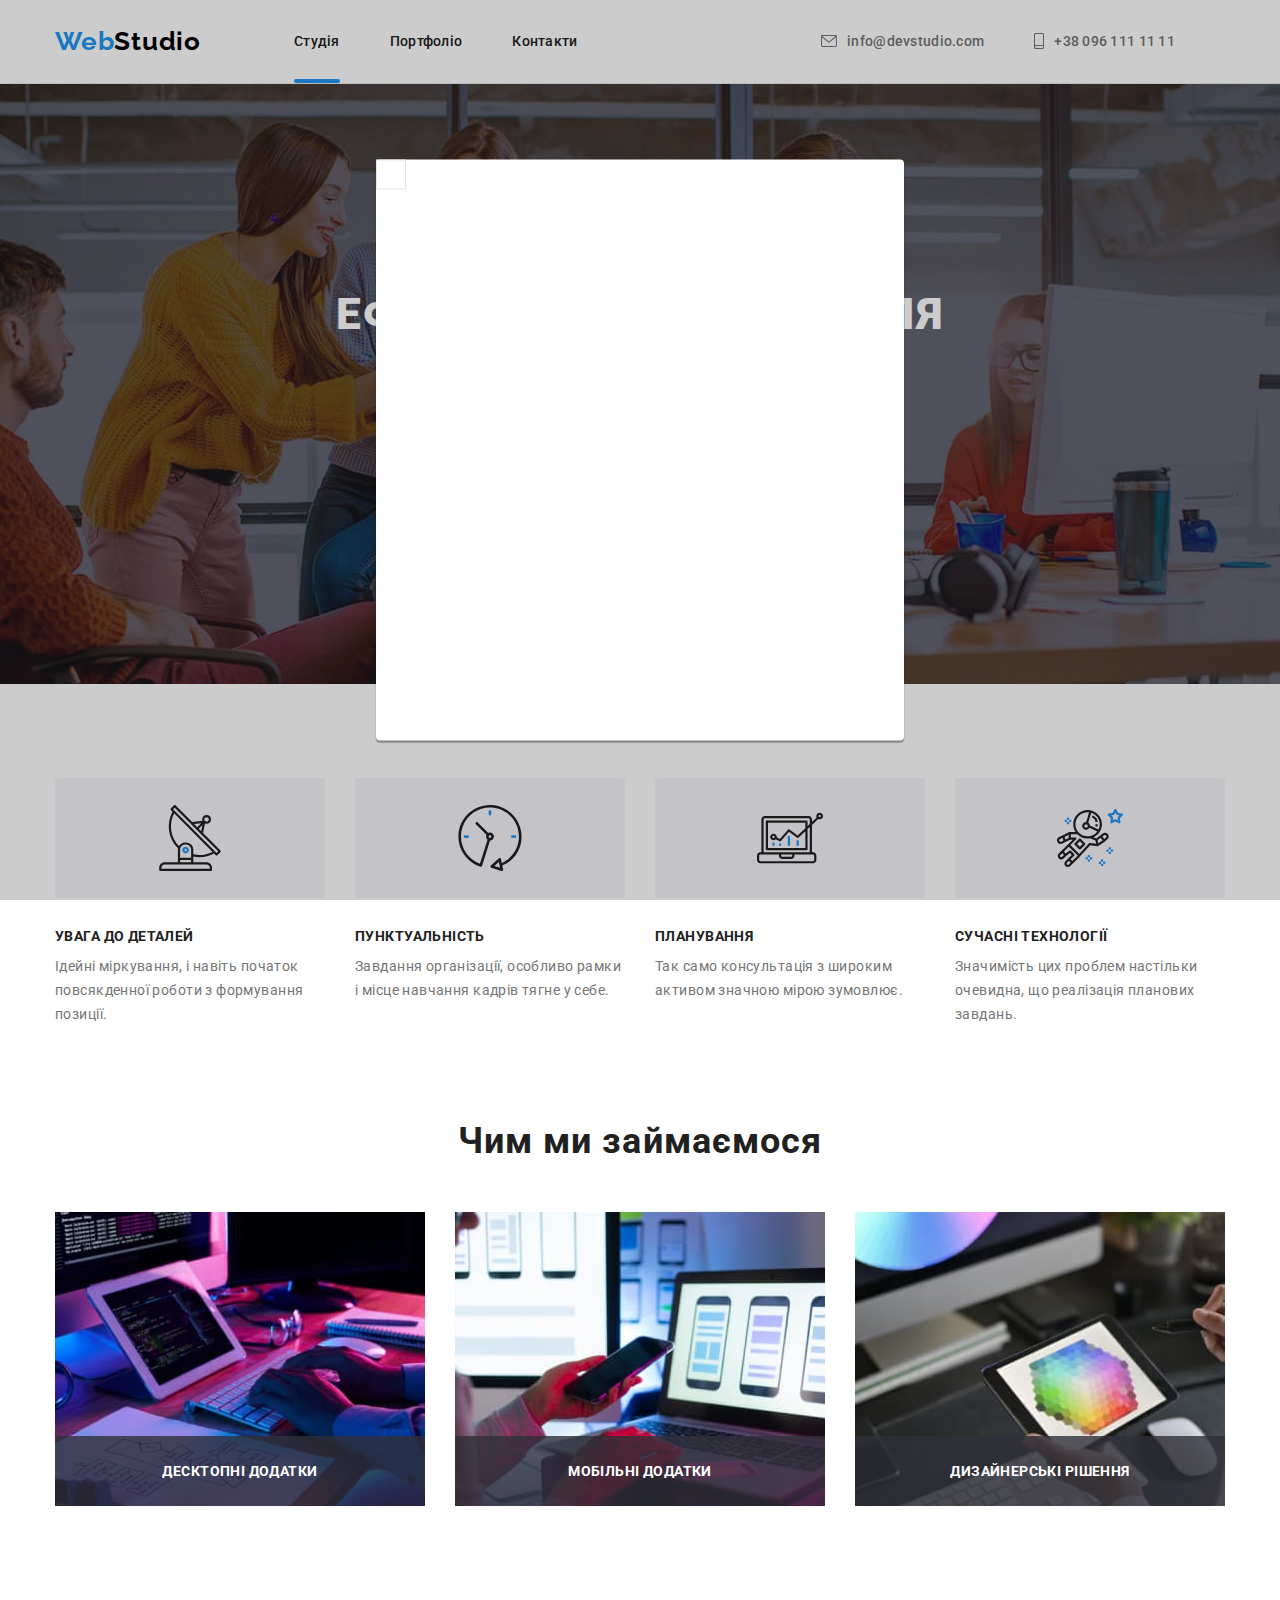
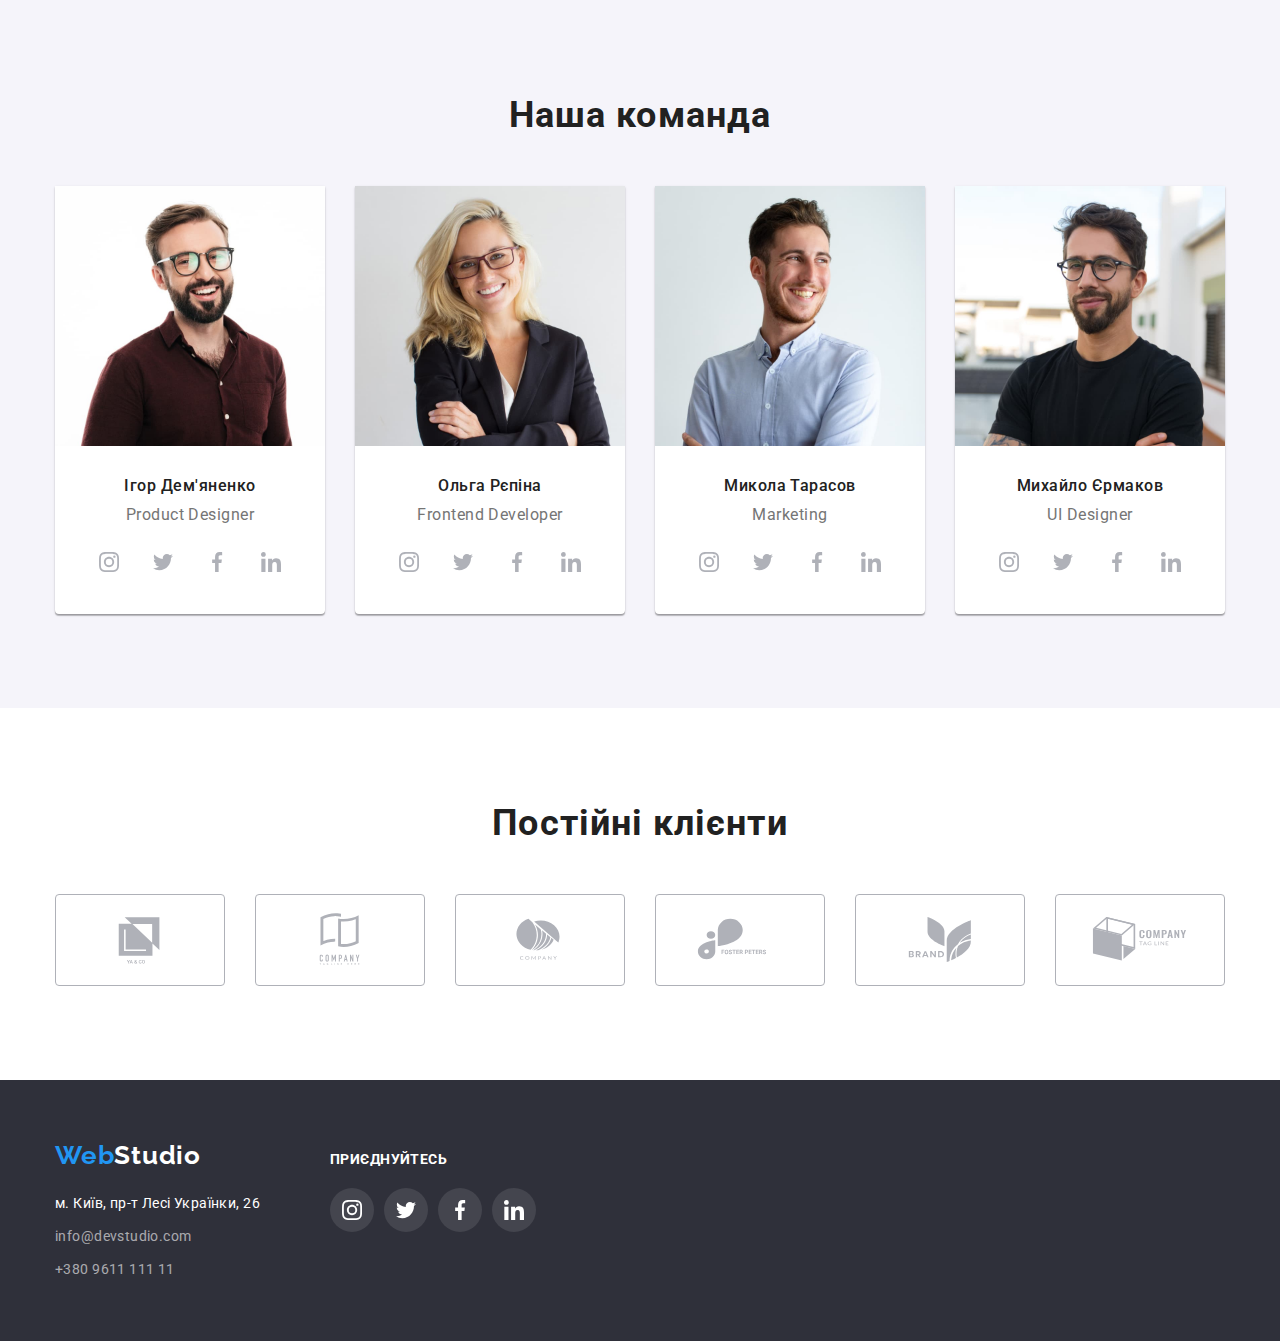
<file: index.html>
<!DOCTYPE html>
<html lang="uk">

<head>
  <meta charset="UTF-8" />
  <meta http-equiv="X-UA-Compatible" content="IE=edge" />
  <meta name="viewport" content="width=device-width, initial-scale=1.0" />
  <title>Web Studio</title>
  <link rel="preconnect" href="https://fonts.googleapis.com">
  <link rel="preconnect" href="https://fonts.gstatic.com" crossorigin>
  <link href="https://fonts.googleapis.com/css2?family=Raleway:wght@700&family=Roboto:wght@400;500;700;900&display=swap"
    rel="stylesheet">
  <link rel="stylesheet" href="https://cdnjs.cloudflare.com/ajax/libs/modern-normalize/1.1.0/modern-normalize.min.css">
  <link rel="stylesheet" href="./css/styles.css">
</head>

<body>
  <header class="header-studio">
    <div class="header-container container">
      <nav class="header-nav">
        <a href="./index.html" class="logo link">
          <span class="first-part">Web</span><span class="last-part">Studio</span>
        </a>
        <ul class="nav-list list">
          <li class="header-nav-item">
            <a href="./index.html" class="header-nav-link current link">Студія</a>
          </li>
          <li class="header-nav-item">
            <a href="./portfolio.html" class="header-nav-link link">Портфоліо</a>
          </li>
          <li class="header-nav-item">
            <a href="./index.html" class="header-nav-link link">Контакти</a>
          </li>
        </ul>
      </nav>
      <ul class="contact-list list">
        <li>
          <a class="header-mail-link" 
          href="mailto:info@devstudio.com">
          <svg class="icon-mail" width="16" height="12">
            <use href="./images/icons.svg#icon-envelope"></use>
          </svg>
          info@devstudio.com
          </a>
        </li>
        <li>
          <a class="header-tel-link" 
          href="tel:+380961111111">
          <svg class="icon-tel" width="10" height="16">
            <use href="./images/icons.svg#icon-smartphone"></use>
          </svg>
          +38 096 111 11 11
          </a>
        </li>
      </ul>
    </div>

  </header>
  <main>
    <section class="order-service">
      <div class="container">
        <h1 class="main-title">Ефективні рішення для вашого бізнесу</h1>
        <button type="button" class="button" data-modal-open>Замовити послугу</button>
      </div>
    </section>

    <section class="points">
      <div class="container">
        <h2 class="visually-hidden">Наші особливості</h2>
        <ul class="main-list list">
          <li class="points-list">
           <div class="features">
            <svg class="our-features" width="66" height="70">
              <use href="./images/icons.svg#icon-antenna-1"></use>
            </svg>
           </div>
            <h3 class="main-item">увага до деталей</h3>
            <p class="menu-paragraph">Ідейні міркування, і навіть початок повсякденної роботи з формування
              позиції.</p>
          </li>
          <li class="points-list">
            <div class="features">
              <svg class="our-features" width="66" height="70">
                <use href="./images/icons.svg#icon-clock-1"></use>
              </svg>
            </div>
            <h3 class="main-item">пунктуальність</h3>
            <p class="menu-paragraph">Завдання організації, особливо рамки і місце навчання кадрів тягне у
              себе.</p>
          </li>
          <li class="points-list">
           <div class="features">
            <svg class="our-features" width="66" height="70">
              <use href="./images/icons.svg#icon-diagram-1"></use>
            </svg>
           </div>
            <h3 class="main-item">планування</h3>
            <p class="menu-paragraph">Так само консультація з широким активом значною мірою зумовлює.</p>
          </li>
          <li class="points-list">
           <div class="features">
            <svg class="our-features" width="66" height="70">
              <use href="./images/icons.svg#icon-astronaut-1"></use>
            </svg>
           </div>
            <h3 class="main-item">сучасні технології</h3>
            <p class="menu-paragraph">Значимість цих проблем настільки очевидна, що реалізація планових
              завдань.</p>
          </li>
        </ul>
      </div>
    </section>

    <section class="work">
      <div class="container">
        <h2 class="work-list">Чим ми займаємося</h2>
        <ul class="photo-work list">
          <li class="photo-list"><img src="./images/work3.jpg" alt="Робота 1" width="370" height="294">
          <div class="overlay-box">
            <p class="overlay-text">Десктопні додатки</p>
          </div>
          </li>
          <li class="photo-list"><img src="./images/work1.jpg" alt="Робота 2" width="370" height="294">
          <div class="overlay-box">
            <p class="overlay-text">Мобільні додатки</p>
          </div>
          </li>
          <li class="photo-list"><img src="./images/work2.jpg" alt="Робота 3" width="370" height="294">
          <div class="overlay-box">
            <p class="overlay-text">Дизайнерські рішення</p>
          </div>
          </li>
        </ul>
      </div>
    </section>

    <section class="team">
      <div class="container">
        <h2 class="work-team">Наша команда</h2>
        <ul class="team-list list">
          <li class="list-name">
            <img src="./images/igor.jpg" alt="Ігор Дем'яненко" width="270" />
            <div class="team-card">
              <h3 class="team-name">Ігор Дем'яненко</h3>
              <p class="position">Product Designer</p>
              <ul class="socials list">
                <li class="socials-item">
                  <a class="socials-link link" href="https://www.instagram.com/" aria-label="Instagram icon"
                    target="_blank" rel="nofollow noopener noreferrer">
                    <svg class="socials-icon" width="20" height="20">
                      <use href="./images/icons.svg#icon-instagram-2"></use>
                    </svg>
                  </a>
                </li>
                <li class="socials-item">
                  <a class="socials-link link" href="https://twitter.com/" aria-label="Twitter icon" target="_blank"
                    rel="nofollow noopener noreferrer">
                    <svg class="socials-icon" width="20" height="20">
                      <use href="./images/icons.svg#icon-twitter-1"></use>
                    </svg>
                  </a>
                </li>
                <li class="socials-item">
                  <a class="socials-link link" href="https://facebook.com" aria-label="Facebook icon" target="_blank"
                    rel="nofollow noopener noreferrer">
                    <svg class="socials-icon" width="20" height="20">
                      <use href="./images/icons.svg#icon-facebook-1"></use>
                    </svg>
                  </a>
                </li>
                <li class="socials-item">
                  <a class="socials-link link" href="https://linkedin.com" aria-label="Linkedin icon" target="_blank"
                    rel="nofollow noopener noreferrer">
                    <svg class="socials-icon" width="20" height="20">
                      <use href="./images/icons.svg#icon-linkedin-1"></use>
                    </svg>
                  </a>
                </li>
              </ul>
            </div>
          </li>
          <li class="list-name">
            <img src="./images/olga.jpg" alt="Ольга Рєпіна" width="270" />
            <div class="team-card">
              <h3 class="team-name">Ольга Рєпіна</h3>
              <p class="position">Frontend Developer</p>
              <ul class="socials list">
                <li class="socials-item">
                  <a class="socials-link link" href="https://www.instagram.com/" aria-label="Instagram icon"
                    target="_blank" rel="nofollow noopener noreferrer">
                    <svg class="socials-icon" width="20" height="20">
                      <use href="./images/icons.svg#icon-instagram-2"></use>
                    </svg>
                  </a>
                </li>
                <li class="socials-item">
                  <a class="socials-link link" href="https://twitter.com/" aria-label="Twitter icon" target="_blank"
                    rel="nofollow noopener noreferrer">
                    <svg class="socials-icon" width="20" height="20">
                      <use href="./images/icons.svg#icon-twitter-1"></use>
                    </svg>
                  </a>
                </li>
                <li class="socials-item">
                  <a class="socials-link link" href="https://facebook.com" aria-label="Facebook icon" target="_blank"
                    rel="nofollow noopener noreferrer">
                    <svg class="socials-icon" width="20" height="20">
                      <use href="./images/icons.svg#icon-facebook-1"></use>
                    </svg>
                  </a>
                </li>
                <li class="socials-item">
                  <a class="socials-link link" href="https://linkedin.com" aria-label="Linkedin icon" target="_blank"
                    rel="nofollow noopener noreferrer">
                    <svg class="socials-icon" width="20" height="20">
                      <use href="./images/icons.svg#icon-linkedin-1"></use>
                    </svg>
                  </a>
                </li>
              </ul>
            </div>
          </li>
          <li class="list-name">
            <img src="./images/mukola.jpg" alt="Микола Тарасов" width="270" />
            <div class="team-card">
              <h3 class="team-name">Микола Тарасов</h3>
              <p class="position">Marketing</p>
              <ul class="socials list">
                <li class="socials-item">
                  <a class="socials-link link" href="https://www.instagram.com/" aria-label="Instagram icon"
                    target="_blank" rel="nofollow noopener noreferrer">
                    <svg class="socials-icon" width="20" height="20">
                      <use href="./images/icons.svg#icon-instagram-2"></use>
                    </svg>
                  </a>
                </li>
                <li class="socials-item">
                  <a class="socials-link link" href="https://twitter.com/" aria-label="Twitter icon" target="_blank"
                    rel="nofollow noopener noreferrer">
                    <svg class="socials-icon" width="20" height="20">
                      <use href="./images/icons.svg#icon-twitter-1"></use>
                    </svg>
                  </a>
                </li>
                <li class="socials-item">
                  <a class="socials-link link" href="https://facebook.com" aria-label="Facebook icon" target="_blank"
                    rel="nofollow noopener noreferrer">
                    <svg class="socials-icon" width="20" height="20">
                      <use href="./images/icons.svg#icon-facebook-1"></use>
                    </svg>
                  </a>
                </li>
                <li class="socials-item">
                  <a class="socials-link link" href="https://linkedin.com" aria-label="Linkedin icon" target="_blank"
                    rel="nofollow noopener noreferrer">
                    <svg class="socials-icon" width="20" height="20">
                      <use href="./images/icons.svg#icon-linkedin-1"></use>
                    </svg>
                  </a>
                </li>
              </ul>
            </div>
          </li>
          <li class="list-name">
            <img src="./images/mihaylo.jpg" alt="Михайло Єрмаков" width="270" />
            <div class="team-card">
              <h3 class="team-name">Михайло Єрмаков</h3>
              <p class="position">UI Designer</p>
              <ul class="socials list">
                <li class="socials-item">
                  <a class="socials-link link" href="https://www.instagram.com/" aria-label="Instagram icon"
                    target="_blank" rel="nofollow noopener noreferrer">
                    <svg class="socials-icon" width="20" height="20">
                      <use href="./images/icons.svg#icon-instagram-2"></use>
                    </svg>
                  </a>
                </li>
                <li class="socials-item">
                  <a class="socials-link link" href="https://twitter.com/" aria-label="Twitter icon" target="_blank"
                    rel="nofollow noopener noreferrer">
                    <svg class="socials-icon" width="20" height="20">
                      <use href="./images/icons.svg#icon-twitter-1"></use>
                    </svg>
                  </a>
                </li>
                <li class="socials-item">
                  <a class="socials-link link" href="https://facebook.com" aria-label="Facebook icon" target="_blank"
                    rel="nofollow noopener noreferrer">
                    <svg class="socials-icon" width="20" height="20">
                      <use href="./images/icons.svg#icon-facebook-1"></use>
                    </svg>
                  </a>
                </li>
                <li class="socials-item">
                  <a class="socials-link link" href="https://linkedin.com" aria-label="Linkedin icon" target="_blank"
                    rel="nofollow noopener noreferrer">
                    <svg class="socials-icon" width="20" height="20">
                      <use href="./images/icons.svg#icon-linkedin-1"></use>
                    </svg>
                  </a>
                </li>
              </ul>
            </div>
          </li>
        </ul>
      </div>
    </section>

    <section class="client-section">
      <div class="container">
        <h2 class="client">Постійні клієнти</h2>
        <ul class="list-client list">
          <li class="list-company">
            <a class="company-link" href="./">
              <svg class="company-icon" width="106" height="60">
                <use href="./images/icons.svg#icon-Logo-1"></use>
              </svg>
            </a>
          </li>
          <li class="list-company">
            <a class="company-link" href="./">
              <svg class="company-icon" width="106" height="60">
                <use href="./images/icons.svg#icon-Logo"></use>
              </svg>
            </a>
          </li>
          <li class="list-company">
            <a class="company-link" href="./">
              <svg class="company-icon" width="106" height="60">
                <use href="./images/icons.svg#icon-Logo-2"></use>
              </svg>
            </a>
          </li>
          <li class="list-company">
            <a class="company-link" href="./">
              <svg class="company-icon" width="106" height="60">
                <use href="./images/icons.svg#icon-Logo-3"></use>
              </svg>
            </a>
          </li>
          <li class="list-company">
            <a class="company-link" href="./">
              <svg class="company-icon" width="106" height="60">
                <use href="./images/icons.svg#icon-Logo-4"></use>
              </svg>
            </a>
          </li>
          <li class="list-company">
            <a class="company-link" href="./">
              <svg class="company-icon" width="106" height="60">
                <use href="./images/icons.svg#icon-Logo-5"></use>
              </svg>
            </a>
          </li>
        </ul>
      </div>
    </section>
  </main>

  <footer class="footer">
    <div class="container">
      <div>
        <a href="./index.html" class=" logo logo-footer link">
          <span class="first-part">Web</span><span class="last-part-last">Studio</span>
        </a>
        <address class="contact">
          <ul class="list">
            <li class="adress-list list">
              <a href="https://goo.gl/maps/AjAqhM7HjS5NjPd68" target="_blank" rel="noopener noreferrer nofollow"
                class="adress link">м. Київ, пр-т Лесі Українки, 26</a>
            </li>
            <li class="adress-mail list">
              <a href="mailto:info@devstudio.com" class="footer-contact link">info@devstudio.com</a>
            </li>
            <li class="adress-tel list">
              <a href="tel:+380961111111" class="footer-contact link">+380 9611 111 11</a>
            </li>
          </ul>
        </address>
      </div>
      <div class="footer-container">
        <b class="footer-join">приєднуйтесь</b>
      <ul class="socials-footer-icon list">
        <li class="socials-footer">
          <a class="footer-icon link" 
          href="https://www.instagram.com/" 
          aria-label="Instagram icon"
            target="_blank" 
            rel="nofollow noopener noreferrer">
            <svg class="icon" width="20" height="20">
              <use href="./images/icons.svg#icon-instagram-2"></use>
            </svg>
          </a>
        </li>
        <li class="socials-footer">
          <a class="footer-icon link" href="https://www.instagram.com/" aria-label="Instagram icon"
            target="_blank" rel="nofollow noopener noreferrer">
            <svg class="icon" width="20" height="20">
              <use href="./images/icons.svg#icon-twitter-1"></use>
            </svg>
          </a>
        </li>
        <li class="socials-footer">
          <a class="footer-icon link" href="https://www.instagram.com/" aria-label="Instagram icon"
            target="_blank" rel="nofollow noopener noreferrer">
            <svg class="icon" width="20" height="20">
              <use href="./images/icons.svg#icon-facebook-1"></use>
            </svg>
          </a>
        </li>
        <li class="socials-footer">
          <a class="footer-icon link" href="https://www.instagram.com/" aria-label="Instagram icon"
            target="_blank" rel="nofollow noopener noreferrer">
            <svg class="icon" width="20" height="20">
              <use href="./images/icons.svg#icon-linkedin-1"></use>
            </svg>
          </a>
        </li>
      </ul>
      </div>
      </div>
    </footer>
    <div class="backdrop">
      <div class="modal">
      <button class="close-button" type="button"></button>
      </div>
        </div>
  <script src="./js/modal.js"></script>
</body>

</html>
</file>
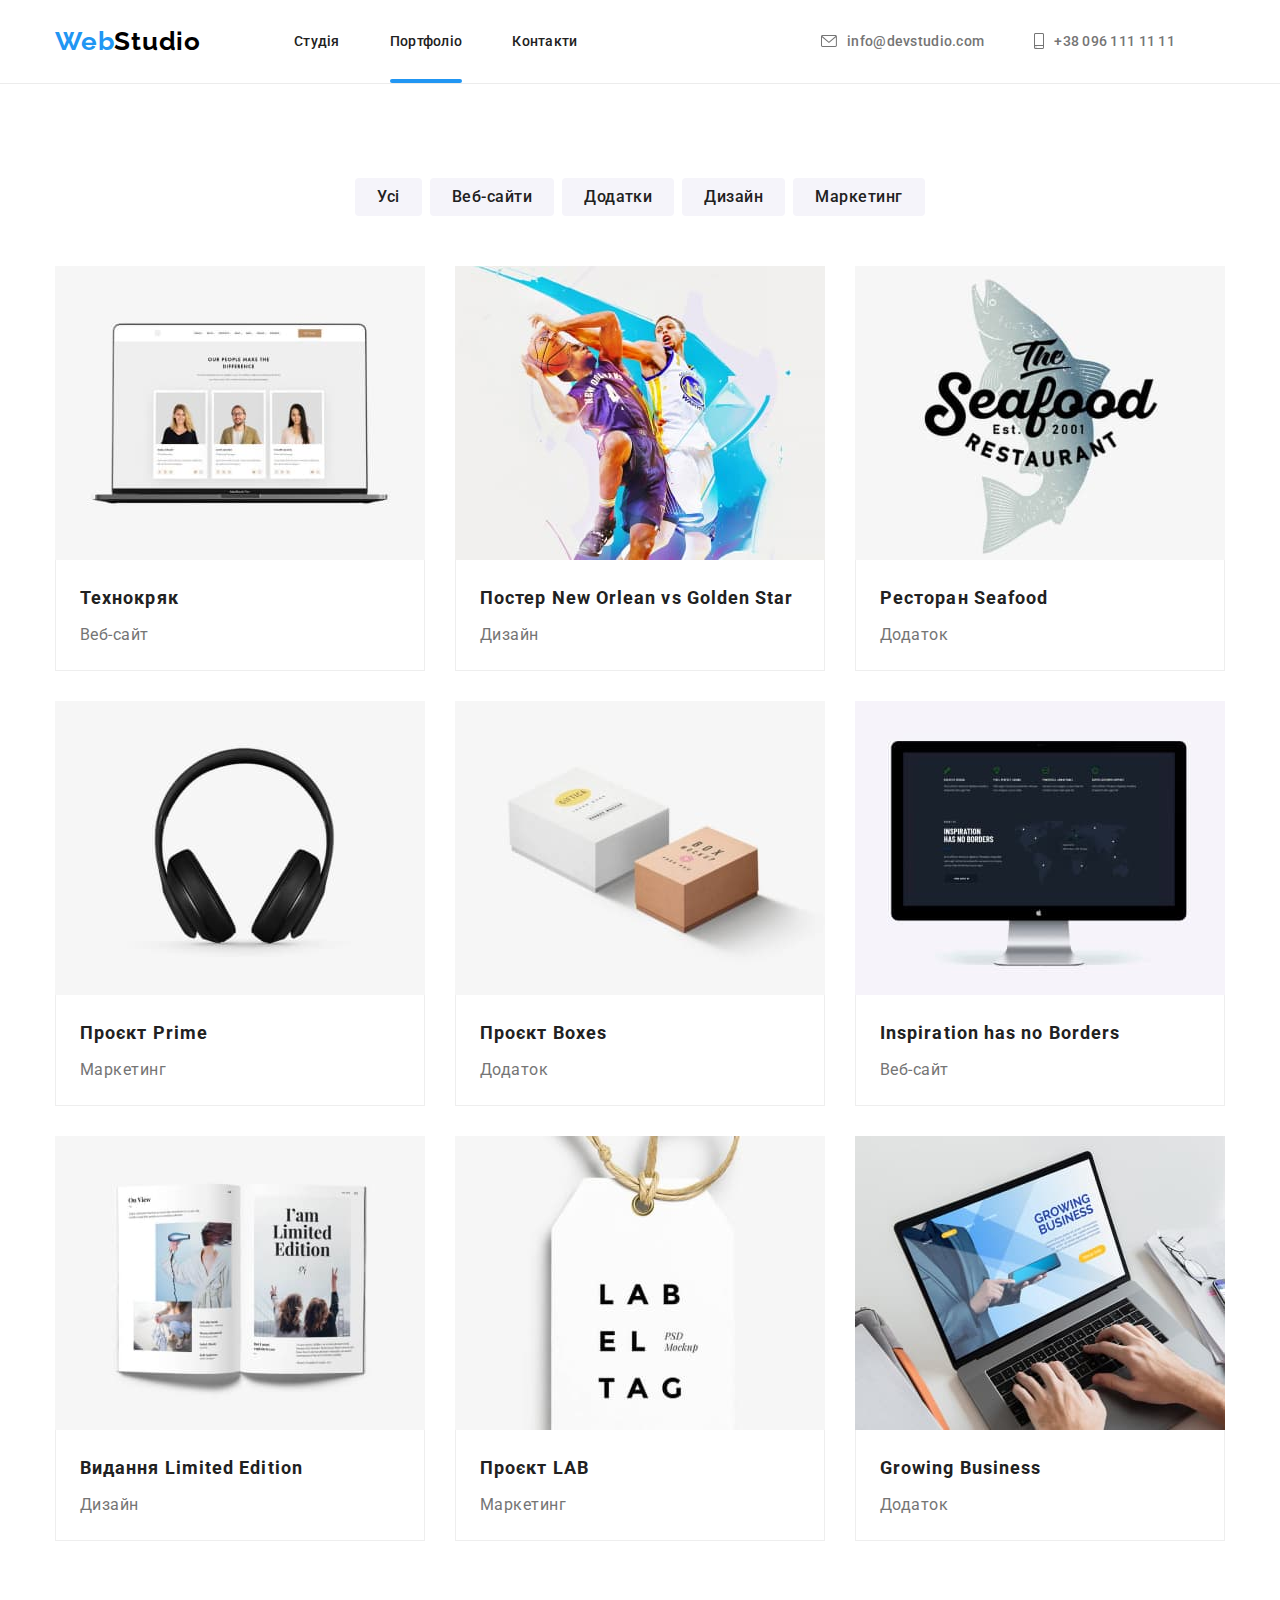
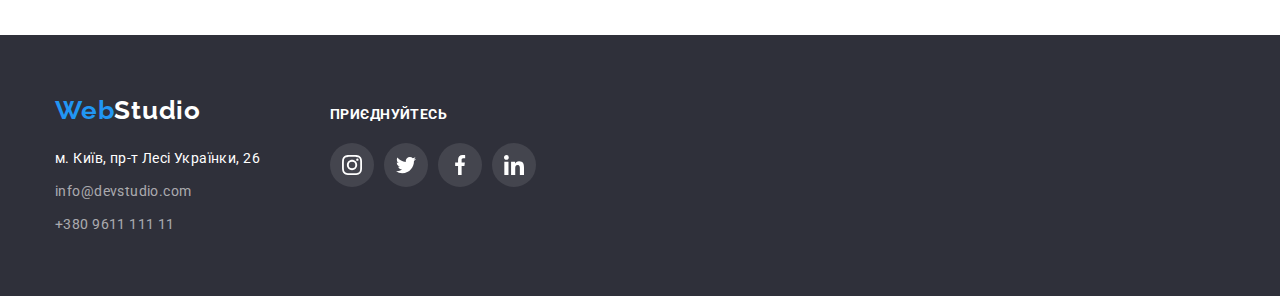
<file: portfolio.html>
<!DOCTYPE html>
<html lang="uk">
<head>
    <meta charset="UTF-8">
    <meta http-equiv="X-UA-Compatible" content="IE=edge">
    <meta name="viewport" content="width=device-width, initial-scale=1.0">
    <title>WebStudio</title>
    <link rel="preconnect" href="https://fonts.googleapis.com">
<link rel="preconnect" href="https://fonts.gstatic.com" crossorigin>
<link href="https://fonts.googleapis.com/css2?family=Raleway:wght@400;700&family=Roboto:wght@400;500;700;900&display=swap" rel="stylesheet">
<link rel="stylesheet" href="https://cdnjs.cloudflare.com/ajax/libs/modern-normalize/1.1.0/modern-normalize.min.css">
    <link rel="stylesheet" href="./css/styles.css">
</head>
<body>
  <header class="header-studio">
    <div class="header-container container">
      <nav class="header-nav">
        <a href="./index.html" class="logo link">
          <span class="first-part">Web</span><span class="last-part">Studio</span>
        </a>
        <ul class="nav-list list">
          <li class="header-nav-item">
            <a href="./index.html" class="header-nav-link link">Студія</a>
          </li>
          <li class="header-nav-item">
            <a href="./portfolio.html" class="header-nav-link current link">Портфоліо</a>
          </li>
          <li class="header-nav-item">
            <a href="./index.html" class="header-nav-link link">Контакти</a>
          </li>
        </ul>
      </nav>
      <ul class="contact-list list">
        <li>
          <a class="header-mail-link" 
          href="mailto:info@devstudio.com">
          <svg class="icon-mail" width="16" height="12">
            <use href="./images/icons.svg#icon-envelope"></use>
          </svg>
          info@devstudio.com
          </a>
        </li>
        <li>
          <a class="header-tel-link" 
          href="tel:+380961111111">
          <svg class="icon-tel" width="10" height="16">
            <use href="./images/icons.svg#icon-smartphone"></use>
          </svg>
          +38 096 111 11 11
          </a>
        </li>
      </ul>
    </div>

  </header>
    <main>
<section class="portfolio-section">
<div class="container">
    <ul class="button-list list">
        <li class="list-button">
          <button type="button" class="main-button">Усі</button>
        </li>
        <li class="list-button">
          <button type="button" class="main-button">Веб-сайти</button>
        </li>
        <li class="list-button">
          <button type="button" class="main-button">Додатки</button>
        </li>
        <li class="list-button">
          <button type="button" class="main-button">Дизайн</button>
        </li>
        <li class="list-button">
          <button type="button" class="main-button">Маркетинг</button>
        </li>
            </ul>
        <ul class="portfolio-photo list">
         <li class="portfolio">
            <a href="./index.html" class="link">
            <img src="./img/технокряк.jpg" alt="Технокряк" width="370">
        <div class="portfolio-card">
          <h2 class="portfolio-list">Технокряк</h2>
          <p class="text">Веб-сайт</p>
        </div>
            </a>
        </li>
        <li class="portfolio">
            <a href="./index.html" class="link">
            <img src="./img/постер.jpg" alt="Постер" width="370">
            <div class="portfolio-card">
              <h2 class="portfolio-list">Постер New Orlean vs Golden Star</h2>
             <p class="text">Дизайн</p>
            </div>
            </a>
        </li>
         <li class="portfolio">
             <a href="./index.html" class="link">
            <img src="./img/ресторан.jpg" alt="Ресторан" width="370">
            <div class="portfolio-card">
              <h2 class="portfolio-list">Ресторан Seafood</h2>
            <p class="text">Додаток</p>
            </div>
            </a>
        </li>
        <li class="portfolio">
            <a href="./index.html" class="link">
            <img src="./img/проект.jpg" alt="Проект" width="370">
            <div class="portfolio-card">
              <h2 class="portfolio-list">Проєкт Prime</h2>
            <p class="text">Маркетинг</p>
            </div>
            </a>
        </li>
        <li class="portfolio">
            <a href="./index.html" class="link">
            <img src="./img/проект-бокс.jpg" alt="Проект-бокс" width="370">
            <div class="portfolio-card">
              <h2 class="portfolio-list">Проєкт Boxes</h2>
            <p class="text">Додаток</p>
            </div>
            </a>
        </li>
        <li class="portfolio">
            <a href="./index.html" class="link">
            <img src="./img/Inspiration.jpg" alt="Inspiration" width="370">
           <div class="portfolio-card">
            <h2 class="portfolio-list">Inspiration has no Borders</h2>
            <p class="text">Веб-сайт</p>
           </div>
            </a>
        </li>
        <li class="portfolio">
            <a href="./index.html" class="link">
            <img src="./img/видання.jpg" alt="Видання" width="370">
            <div class="portfolio-card">
              <h2 class="portfolio-list">Видання Limited Edition</h2>
            <p class="text">Дизайн</p>
            </div>
            </a>
         </li>
        <li class="portfolio">
            <a href="./index.html" class="link">
            <img src="./img/проект-лаб.jpg" alt="Проект-лаб" width="370">
            <div class="portfolio-card">
              <h2 class="portfolio-list">Проєкт LAB</h2>
            <p class="text">Маркетинг</p>
            </div>
            </a>
        </li>
        <li class="portfolio">
            <a href="./index.html" class="link">
            <img src="./img/Growing-Business.jpg" alt="Growing-Business" width="370">
         <div class="portfolio-card">
          <h2 class="portfolio-list">Growing Business</h2>
          <p class="text">Додаток</p>
         </div>
            </a>
        </li>
            </ul>
</div>
</section>
</main>
<footer class="footer">
  <div class="container">
    <div>
      <a href="./index.html" class=" logo logo-footer link">
        <span class="first-part">Web</span><span class="last-part-last">Studio</span>
      </a>
      <address class="contact">
        <ul class="list">
          <li class="adress-list list">
            <a href="https://goo.gl/maps/AjAqhM7HjS5NjPd68" target="_blank" rel="noopener noreferrer nofollow"
              class="adress link">м. Київ, пр-т Лесі Українки, 26</a>
          </li>
          <li class="adress-mail list">
            <a href="mailto:info@devstudio.com" class="footer-contact link">info@devstudio.com</a>
          </li>
          <li class="adress-tel list">
            <a href="tel:+380961111111" class="footer-contact link">+380 9611 111 11</a>
          </li>
        </ul>
      </address>
    </div>
    <div class="footer-container">
      <b class="footer-join">приєднуйтесь</b>
    <ul class="socials-footer-icon list">
      <li class="socials-footer">
        <a class="footer-icon link" 
        href="https://www.instagram.com/" 
        aria-label="Instagram icon"
          target="_blank" 
          rel="nofollow noopener noreferrer">
          <svg class="icon" width="20" height="20">
            <use href="./images/icons.svg#icon-instagram-2"></use>
          </svg>
        </a>
      </li>
      <li class="socials-footer">
        <a class="footer-icon link" href="https://www.instagram.com/" aria-label="Instagram icon"
          target="_blank" rel="nofollow noopener noreferrer">
          <svg class="icon" width="20" height="20">
            <use href="./images/icons.svg#icon-twitter-1"></use>
          </svg>
        </a>
      </li>
      <li class="socials-footer">
        <a class="footer-icon link" href="https://www.instagram.com/" aria-label="Instagram icon"
          target="_blank" rel="nofollow noopener noreferrer">
          <svg class="icon" width="20" height="20">
            <use href="./images/icons.svg#icon-facebook-1"></use>
          </svg>
        </a>
      </li>
      <li class="socials-footer">
        <a class="footer-icon link" href="https://www.instagram.com/" aria-label="Instagram icon"
          target="_blank" rel="nofollow noopener noreferrer">
          <svg class="icon" width="20" height="20">
            <use href="./images/icons.svg#icon-linkedin-1"></use>
          </svg>
        </a>
      </li>
    </ul>
    </div>
    
  </div>
  

</footer>
<script src="./js/modal.js"></script>
</body>
</html>
</file>
<file: css/styles.css>
/* GENERAL */
:root {
    --accent-color:#2196F3;
    --main-color:#757575;
    --name-color:#212121;
    --background-color:#C4C4C4;
    --logo-color:#000000;
    --active-color:#188CE8;
    --text-color:#FFFFFF;
    --section-color:#F5F4FA;
    --footer-color:#2F303A;
}
body{
    font-family: 'Roboto', sans-serif;
    color:var(--text-color)
}
.link{
    text-decoration: none;
}
.list{
    list-style: none;
    padding: 0;
    margin: 0;
    
}
/* reset styles */
h1,h2,h3,h4,h5,h6,p{
    margin: 0;
}
.container{
    width: 1200px;
    padding-left: 15px;
    padding-right: 15px;
    margin-left: auto;
    margin-right: auto;
    /* outline: 2px solid tomato; */
    /* background-color: tomato; */
}
img{display: block;}

/* HEADER */
.header-studio{
   border-bottom: 1px solid #ECECEC;

}
.header-container{
    display: flex;
    align-items: center;
}

.header-nav{
    display: flex;
    align-items: center;
}
.logo{
font-family: 'Raleway';
font-weight: 700;
font-size: 26px;
line-height:calc(31 / 26);
letter-spacing: 0.03em;
color:var(--logo-color);
}
.first-part{
color:var(--accent-color);
}

.nav-list{
    display: flex;
}
.contact-list{
    display: flex;
    margin-right: 50px;
    justify-content: flex-end;
    margin-left: auto;


}
.header-nav-item:not(:last-child) {
    margin-right: 50px;   
}
.header-nav-item:nth-child(1){
margin-left: 93px;
}

.header-nav-link{
    position: relative;
font-weight: 500;
font-size: 14px;
line-height: calc(16 / 12);
letter-spacing: 0.02em;
color:var(--name-color);
padding-top: 32px;
padding-bottom: 32px;
display: inline-block;
}
.header-nav-link:hover,
.header-nav-link:focus {
    color:var(--accent-color);
}
.header-tel-link,
.header-mail-link{
    display: flex;
    align-items: center;
font-weight: 500;
font-size: 14px;
line-height:calc(16 / 14);
letter-spacing: 0.02em;
color:var(--main-color);
text-decoration: none;
padding-top: 32px;
padding-bottom: 32px;
}
.header-mail-link{
    margin-right: 50px;
}
.header-mail-link:hover,
.header-mail-link:focus{
    color:var(--accent-color);
}
.header-tel-link:hover,
.header-tel-link:focus{
    color:var(--accent-color);
}

.icon-tel, .icon-mail{
   margin-right: 10px;
   fill:currentColor;
}

.header-nav-link.current::after{
    content: '';
    display: block;
    width: 100%;
    height: 4px;
    border-radius: 2px;
    position: absolute;
    bottom: 0;
    left: 0;
    background: #2196F3;
}
.backdrop{
    position: fixed;
    top: 0;
    left: 0;
    width: 100%;
    height: 100%;
    background: rgba(0, 0, 0, 0.2);
}
.backdrop.is-hidden {
    opacity: 0;
    pointer-events: none;
}

.modal{
    position: absolute;
    top: 50%;
    left: 50%;
    transform: translate(-50%, -50%);
    width: 528px;
    min-height: 581px;
    
    
    background: #FFFFFF;
     box-shadow: 0px 1px 3px rgba(0, 0, 0, 0.12), 
     0px 1px 1px rgba(0, 0, 0, 0.14), 
     0px 2px 1px rgba(0, 0, 0, 0.2);
     border-radius: 4px;
}
.close-button{
    position: absolute;
    width: 30px;
    height: 30px;
    background: #FFFFFF;
border: 1px solid rgba(0, 0, 0, 0.1);
}



/* ORDER A SERVICE */
.order-service{
    max-width: 1600px;
    margin: 0 auto;
    background:var(--background-color);
    background-image: linear-gradient(to right,
    rgba(47, 48, 58, 0.4),
    rgba(47, 48, 58, 0.4)),
    url(../images/background.jpg);

    background-size: cover;
    background-position: center;
    text-align: center;
    padding-top: 200px;
    padding-bottom: 200px;  
}



.main-title{
width: 696px;
font-weight: 900;
font-size: 44px;
line-height:calc(60 / 44);
letter-spacing: 0.06em;
text-transform: uppercase;
color:var(--text-color);
margin: 0 auto;

}

.button{
display:block;
border: none;
align-items: center;
font-weight: 700;
font-size: 16px;
line-height:calc(30 / 16);
min-width: 216px;
border-radius: 4px;
letter-spacing: 0.06em;
color:var(--text-color);
background:var(--accent-color);
cursor:pointer;
font-family: 'Roboto';
padding: 10px 32px;
margin: 30px auto 0;

}
.button:focus{
background: var(--active-color);
}
.button:hover{
background: var(--accent-color);
}
.visually-hidden{
position: absolute;
white-space: nowrap;
width: 1px;
height: 1px;
overflow: hidden;
border: 0;
padding: 0;
clip: rect(0 0 0 0);
clip-path: inset(50%);
margin: -1px;
}
.points-list:not(:last-child){
    margin-right: 30px;
}
.points-list{
    flex-basis: 270px;
}
.features{
    display: flex;
    align-items: center;
    justify-content: center;
   width: 270px;
   height: 120px;
   background: #F5F4FA;
border-radius: 4px;
margin-bottom: 30px;
}
.our-features:hover{

}
.main-item{
font-weight: 700;
font-size: 14px;
line-height:calc(16 / 14);
letter-spacing: 0.03em;
text-transform: uppercase;
color:var(--name-color);
margin-bottom: 10px;
}
.menu-paragraph{
font-weight: 400;
font-size: 14px;
line-height:calc(24 / 14);
letter-spacing: 0.03em;
color:var(--main-color);
}
/* WORK */
.work{
    padding-bottom: 94px;
}
.points{
    padding-top: 94px;
    padding-bottom: 94px;
}
.main-list{
    display: flex;

}
.team{
    padding-top: 94px;
    padding-bottom: 94px;
background:var(--section-color)
}
.team-card{
    padding-top: 30px;
    padding-bottom: 30px;
}
.list-name{
background:var(--text-color);
box-shadow: 0px 1px 3px
rgba(0, 0, 0, 0.12), 0px 1px 1px
rgba(0, 0, 0, 0.14), 0px 2px 1px
rgba(0, 0, 0, 0.2);
border-radius: 0px 0px 4px 4px;
text-align: center;
letter-spacing: 0.03em;
}
.list-name:not(:last-child){
    margin-right: 30px;
}
.work-list{
font-weight: 700;
font-size: 36px;
line-height:calc(42 / 36);
text-align: center;
letter-spacing: 0.03em;
color:var(--name-color);
margin-bottom: 50px;
}
.photo-work{
display: flex;
}
.photo-list:not(:last-child){
    margin-right: 30px;
}
.photo-list{
    position: relative;
}
   
.work-team{
font-weight: 700;
font-size: 36px;
line-height:calc(42 / 36);
text-align: center;
letter-spacing: 0.03em;
color:var(--name-color);
margin-bottom: 50px;
}
.team-list{
    display: flex;

}
.team-name{
font-weight: 500;
font-size: 16px;
line-height:calc(19 / 16);
/* text-align: center; */
letter-spacing: 0.03em;
color:var(--name-color);
}

.socials{
   display: flex;
  justify-content: center;
  gap: 10px;
  margin-top: 16px;
}

.socials-link {
    display: flex;
    align-items: center;
    justify-content: center;
  
    width: 44px;
    height: 44px;
    color: #AFB1B8;;
    background-color: #fff;
    border-radius: 50%;
  }

.socials-link:hover,
.socials-link:focus {
  color:  #FFFFFF;
  background-color:#2196F3;
}

.socials-icon {
  fill: currentColor;
}


.position{
font-weight: 400;
font-size: 16px;
line-height:calc(19 / 16);
/* text-align: center; */
letter-spacing: 0.03em;
color:var(--main-color);
margin-top: 10px;
}

.overlay-box{
    display: flex;
position: absolute;
background: rgba(47, 48, 58, 0.8);
bottom: 0;
width: 100%;
height: 70px;
justify-content: center;
align-items: center;
}
.overlay-text{
font-weight: 700;
font-size: 14px;
line-height:calc(16 / 14);
text-align: center;
letter-spacing: 0.03em;
text-transform: uppercase;
}
/* Client */
.client-section{
    padding-top: 94px;
    padding-bottom: 94px;
}
.client{
font-weight: 700;
font-size: 36px;
line-height:calc(42 / 36);
text-align: center;
letter-spacing: 0.03em;
color:var(--name-color);
margin-bottom: 50px;

}
.list-client{
    display: flex;
    justify-content: center;
    gap: 30px;
}
.company-link{
    display: flex;
    align-items: center;
    justify-content: center;
  
    width: 170px;
    height: 92px;
    color: #AFB1B8;
    border: 1px solid #AFB1B8;
    border-radius: 4px;
}

.company-icon{
    fill: currentColor;
}

.company-link:hover,
.company-link:focus {
    color:#2196F3;
    border: 1px solid #2196F3;
}
/* FOOTER */
.logo-footer{
display: inline-block;
font-family: 'Raleway';
font-weight: 700;
font-size: 26px;
line-height:calc(31 / 26);
letter-spacing: 0.03em;
color:var(--logo-color);
/* margin-top: 60px; */
margin-bottom: 20px;
}
.contact{
    font-style: normal;
}
.footer{
    padding-top: 60px;
    padding-bottom: 60px;
background:var(--footer-color);
}
.first-part,.last-part-last{
font-family: 'Raleway';
}
.last-part-last{
    color:var(--text-color)
}
.adress {
font-weight: 400;
font-size: 14px;
line-height:calc(24 / 14);
letter-spacing: 0.03em;
color:var(--text-color)
font-style: normal;
}

.adress-mail{
    margin-bottom: 9px;
    margin-top: 9px;
}
.footer-contact{
font-weight: 400;
font-size: 14px;
line-height:calc(24 / 14);
letter-spacing: 0.03em;
color: rgba(255, 255, 255, 0.6);
}
.footer .container{
    display: flex;
    align-items: baseline;
}
.footer-container{
    
    width: 206px;
    height: 80px;
    margin-right: auto;
    margin-left: 70px;
}

.footer-join{
justify-content: center;
font-weight: 700;
font-size: 14px;
line-height:calc(16 / 14);
letter-spacing: 0.03em;
text-transform: uppercase;
color: #FFFFFF;

}

.socials-footer-icon{
    display: flex;
    align-items: center;
    margin-top: 20px;
    gap: 10px;
}


.socials-footer{
    display: flex;
    align-items: center;
    justify-content: center;
    width: 44px;
    height: 44px;
    color:#FFFFFF;
    background: rgba(255, 255, 255, 0.1);
    border-radius: 50%;
}
.footer-icon{
    display: flex;
    align-items: center;
    justify-content: center;
    width: 100%;
    height: 100%;
    color:#ffffff ;
}
.icon{
    fill: currentColor;
}
.socials-footer:hover{
background: #2196F3;
}

.footer-icon:focus{
    background: #2196F3;
    border-radius: 50%;
}


/* Portfolio */
/* Button */
.header-portfolio{
border-bottom: 1px solid #ECECEC;;
}
.portfolio-section{
    padding-top: 94px;
    padding-bottom: 94px;
}
.portfolio-photo{
    display: flex;
    flex-wrap: wrap;
}
.portfolio:hover{
    box-shadow: 0px 1px 1px rgba(0, 0, 0, 0.12), 
    0px 4px 4px rgba(0, 0, 0, 0.06), 
    1px 4px 6px rgba(0, 0, 0, 0.16);
}
.portfolio{
    border: none;
   
    
}
.portfolio{
    margin-right: 30px;
    margin-bottom: 30px;
}
.portfolio:nth-child(3n){
    margin-right: 0;
}
.portfolio:nth-last-child(-n + 3){
    margin-bottom: 0;
}
.button-list{
    display: flex;
    justify-content: center;
    margin-bottom: 50px;
}

.list-button{
display: inline-block;
}

.list-button:hover{
    box-shadow: 0px 3px 1px rgba(0, 0, 0, 0.1),
     0px 1px 2px rgba(0, 0, 0, 0.08), 
    0px 2px 2px rgba(0, 0, 0, 0.12);
}

.list-button:focus{
    box-shadow: 0px 3px 1px rgba(0, 0, 0, 0.1), 
    0px 1px 2px rgba(0, 0, 0, 0.08), 
    0px 2px 2px rgba(0, 0, 0, 0.12);
}

.list-button:not(:last-child){
    margin-right: 8px;
}
 .main-button{ 
    border: none;
font-weight: 500;
font-size: 16px;
line-height:calc(26 / 16);
text-align: center;
letter-spacing: 0.03em;
color:var(--name-color);
background:var(--section-color);
border-radius: 4px;
cursor:pointer;
font-family: 'Roboto';
text-align: center;
letter-spacing: 0.03em;
padding: 6px 22px;
}
.main-button:hover{
background:var(--accent-color);
color:var(--text-color)
}

.main-button:focus{
    background:var(--accent-color);
    color:var(--text-color)
}

.portfolio-card{
    border-bottom: 1px solid #EEEEEE;
    border-right: 1px solid #EEEEEE;
    border-left: 1px solid #EEEEEE;
    padding-left: 24px;
    padding-right: 24px;
    padding-top: 20px;
    padding-bottom: 20px;
}
.portfolio-list{
font-weight: 700;
font-size: 18px;
line-height:calc(36 / 18);
letter-spacing: 0.06em;
color:var(--name-color);
margin-bottom: 4px;
}
.text{
font-weight: 400;
font-size: 16px;
line-height:calc(30 / 16);
letter-spacing: 0.03em;
color:var(--main-color);
}
</file>
